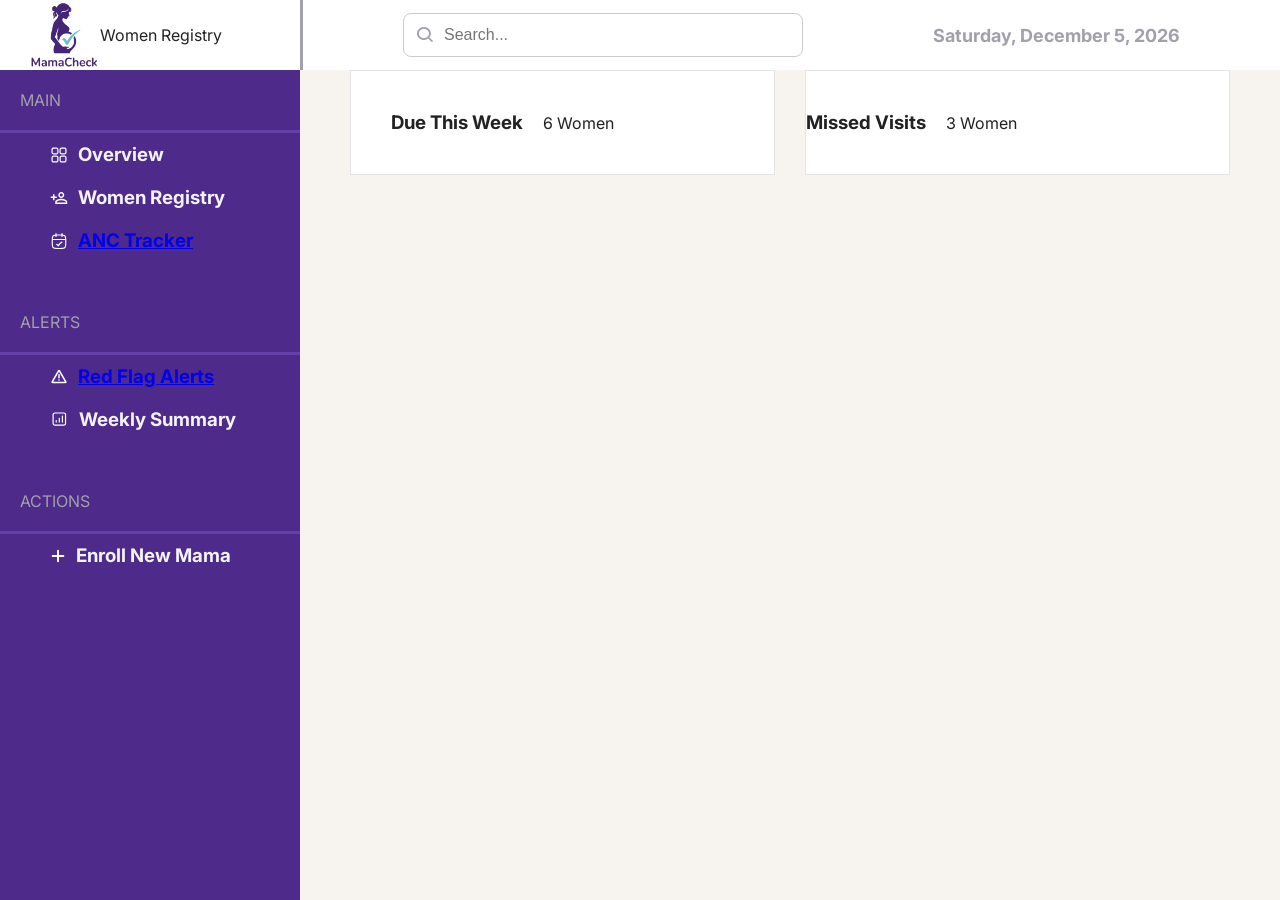
<file: ancTracker.html>
<!DOCTYPE html>
<html lang="en">
<head>
    <meta charset="UTF-8">
    <meta name="viewport" content="width=device-width, initial-scale=1.0">
    <title>Document</title>
    <link rel="shortcut icon" href="favicon.ico" type="image/x-icon">

    <!-- Google Fonts -->
    <link rel="preconnect" href="https://fonts.googleapis.com">
    <link rel="preconnect" href="https://fonts.gstatic.com" crossorigin>

    <link href="https://fonts.googleapis.com/css2?family=Playfair+Display:wght@400;600;700&family=Montserrat:wght@300;400;500;600;700&family=Roboto:wght@300;400;500;700&family=Inter:wght@400;500;600;700&display=swap" rel="stylesheet">

    <!-- Boxicons -->
    <link href="https://unpkg.com/boxicons@2.1.4/css/boxicons.min.css" rel="stylesheet">
    <link href="https://fonts.googleapis.com/css2?family=Archivo+Black&display=swap" rel="stylesheet">
    <!-- Custom CSS -->
     <script src="js/ancTracker.js" defer></script>
     <link rel="stylesheet" href="css/ancTracker.css">
</head>
<body>
    <header class="header">
        <div class="header-box1">
            <img src="images/image 11.svg" alt="">
            <p>Women Registry</p>
        </div>
        <div class="header-box2">
            <div class="search-box">
                <i class='bx bx-search'></i>
                <input type="text" placeholder="Search...">
            </div>
            <div>
                <h2 id="date">Fri, 15 May 2026</h2>
            </div>
        </div>

    </header>


    <main class="main-container">
        <aside class="left">

            <div class="left-container">
                <!--Main under the left container-->
                <div class="main-sub">MAIN</div>

                <div class="overview">
                    <img src="images/mage_dashboard.svg" alt="">
                    <h3>Overview</h3>
                </div>
                <div class="registry">
                    <img src="images/mdi_register-outline.svg" alt="pregnant-woman">
                    <h3>Women Registry</h3>
                </div>
                <div class="tracker">
                    <img src="images/hugeicons_appointment-02.svg" alt="pregnant woman">
                    <a href="ancTracker.html"><h3>ANC Tracker</h3></a>
                </div>

                <!---Alerts-->
                <div class="main-sub">ALERTS</div>
                <div class="alert">
                    <img src="images/mingcute_alert-line.svg" alt="">
                    <a href="redflagalert.html"><h3>Red Flag Alerts</h3></a>
                </div>
                <div class="summary">
                    <img src="images/chart-square-bar.svg" alt="pregnant-woman">
                    <h3>Weekly Summary</h3>
                </div>

                <div class="main-sub">ACTIONS</div>
                <div class="action-enroll">
                    <img src="images/Icon.svg" alt="pregnant-woman">
                    <h3>Enroll New Mama</h3>
                </div>
            </div>


            
        </aside>
        <section class="right">
            <div class="inner-container">
                <!--First container-->
                <div class="first-container">
                    <div class="box1-1">
                        <h3>Due This Week</h3>
                        <div>6 Women</div>
                    </div>
                    <div></div>
                    <div></div>
                    <div></div>

                </div>

                <!--Second container-->
                <div class="second-container">
                    <div class="box2-1">
                        <h3>Missed Visits</h3>
                        <div>3 Women</div>
                    </div>
                    
                </div>
            </div>
        </section>
    

    
</body>
</html>
</file>
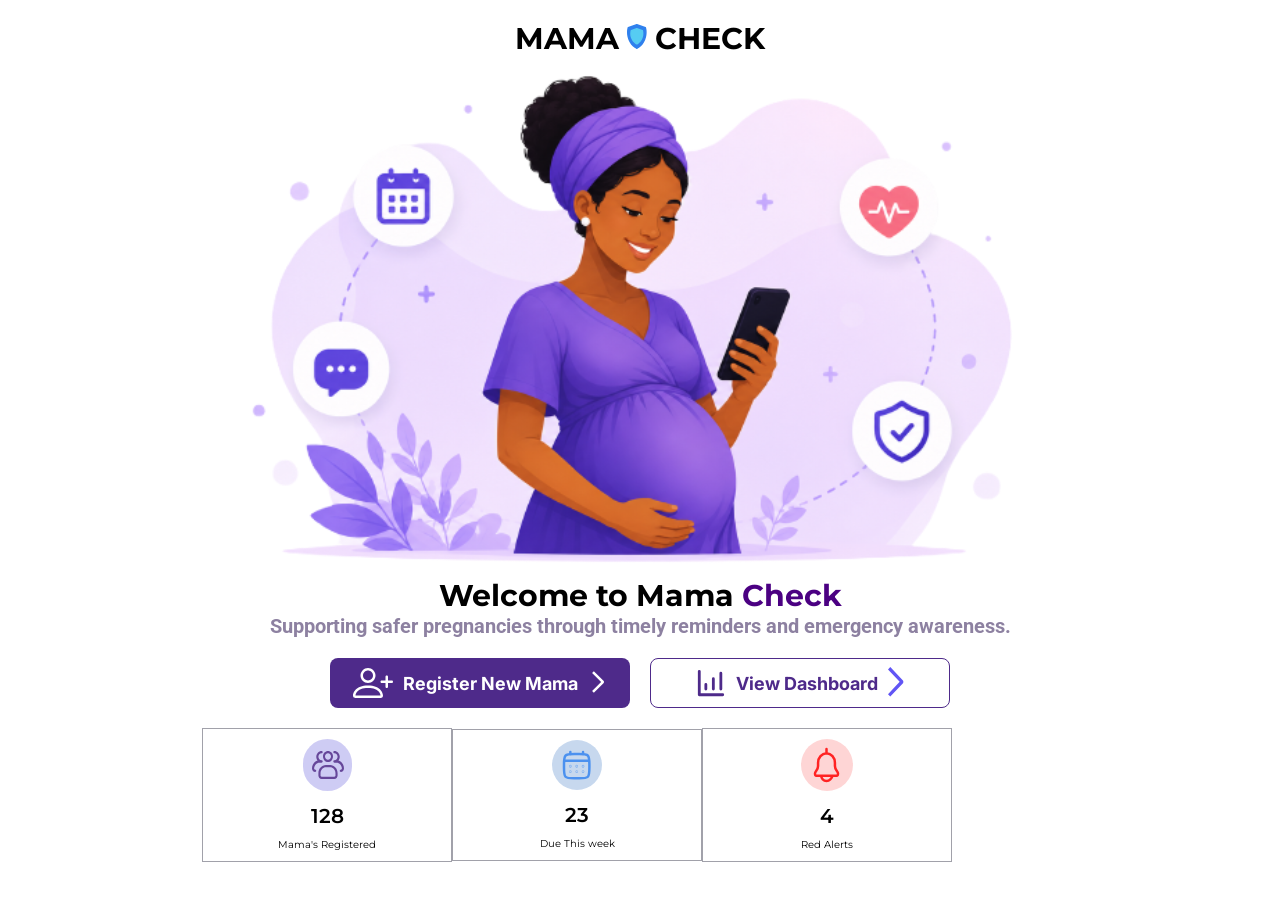
<file: mama-check.html>
<!DOCTYPE html>
<html lang="en">
<head>
    <meta charset="UTF-8">
    <meta name="viewport" content="width=device-width, initial-scale=1.0">
    <title>Mama check onboarding screen </title>
    <link rel="shortcut icon" href="favicon.ico" type="image/x-icon">
    <link rel="preconnect" href="https://fonts.googleapis.com">
    <link rel="stylesheet" href="https://fonts.googleapis.com/css2?family=Playfair+Display:wght@400;600;700&display=swap">
    <link rel="stylesheet" href="https://fonts.googleapis.com/css2?family=Montserrat:wght@300;400;500;600;700&display=swap">
    
    <link href='https://unpkg.com/boxicons@2.1.4/css/boxicons.min.css' rel='stylesheet'>
    <link rel="stylesheet" href="css/mama-check.css">
    <link rel="preconnect" href="https://fonts.googleapis.com">
    <link rel="preconnect" href="https://fonts.gstatic.com" crossorigin>

    <link href="https://fonts.googleapis.com/css2?family=Inter:wght@400;500;600;700&family=Roboto:wght@400;500;700&display=swap" rel="stylesheet">
    <script src="js/main.js" defer></script>

</head>
<body>
    <section class="mama-check-container">
        <div class="mama-checkbox1">
            <h1>MAMA <img src="images/Group.svg" alt=""> CHECK</h1>
        </div>
        <!--Mama check images -->
        <div class="mama-checkbox2">
            <img src="images/Pregnant woman.svg" alt="mama-check">
        </div>
        <div class="mama-checkbox3">
            <h2>Welcome to Mama <span class="check">Check</span></h2>
            <h5>Supporting safer pregnancies through timely reminders and emergency awareness.</h5>
        </div>
        
    </section>
    <section class="reg-container">
        <div class="register-mama">
            <img src="images/bi_person-plus.svg" alt="mama-check">
            <h2><a href="registernewmama.html">Register New Mama</a></h2>
            <span><img src="images/weui_arrow-outlined.svg" alt=""></span>
        </div>
        <div class="view-dashboard">
            <img src="images/charm_chart-bar.svg" alt="">
            <h2>
                <a href="redflagalert.html">View Dashboard</a></h2>
            
            <!-- <a href="registernewmama.html" class="register-mama">
                <img src="images/bi_person-plus.svg" alt="">
                <h2>Register New Mama</h2>
                <span><img src="images/weui_arrow-outlined.svg" alt=""></span>
            </a> -->
            <span><img src="images/Vector.svg" alt=""></span>
        </div>
    </section>
    <section class="dashboard-stats">
        <div class="registered-num">
            <div><img src="images/formkit_people.svg" alt=""></div>
            <div class="bold-num">128</div>
            <div>Mama's Registered</div>
        </div>
        <div class="due-date">
            <div><img src="images/solar_calendar-linear.svg" alt=""></div>
            <div class="bold-num">23</div>
            <div>Due This week</div>
        </div>
        <div class="due-alert">
            <div><img src="images/flowbite_bell-outline.svg" alt=""></div>
            <div class="bold-num">4</div>
            <div>Red Alerts</div>
        </div>
    </section>    
</body>
</html>
</file>
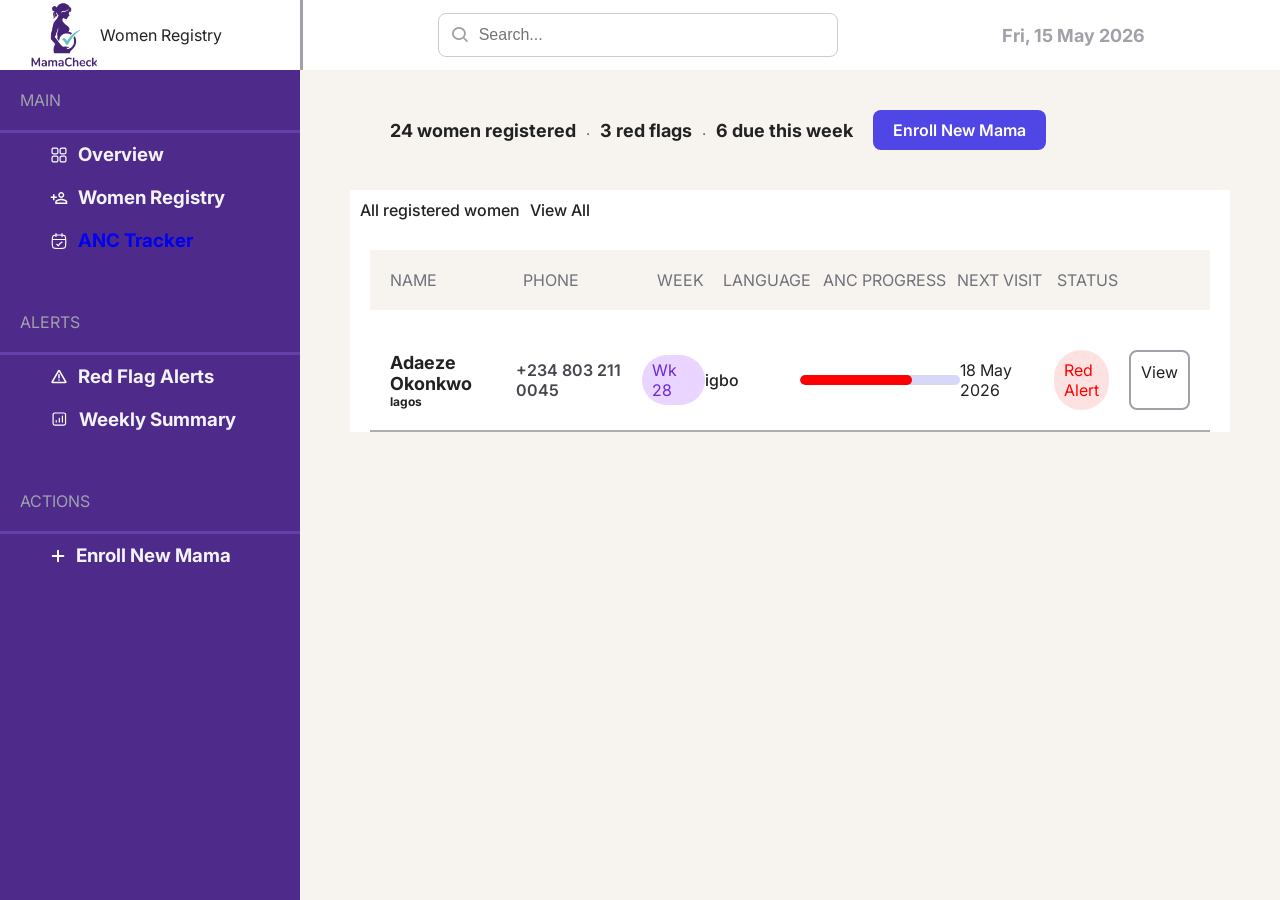
<file: redflagalert.html>
<!DOCTYPE html>
<html lang="en">
<head>
    <meta charset="UTF-8">
    <meta name="viewport" content="width=device-width, initial-scale=1.0">
    <title>red flag alert</title>
    <link rel="shortcut icon" href="favicon.ico" type="image/x-icon">

    <!-- Google Fonts -->
    <link rel="preconnect" href="https://fonts.googleapis.com">
    <link rel="preconnect" href="https://fonts.gstatic.com" crossorigin>

    <link href="https://fonts.googleapis.com/css2?family=Playfair+Display:wght@400;600;700&family=Montserrat:wght@300;400;500;600;700&family=Roboto:wght@300;400;500;700&family=Inter:wght@400;500;600;700&display=swap" rel="stylesheet">

    <!-- Boxicons -->
    <link href="https://unpkg.com/boxicons@2.1.4/css/boxicons.min.css" rel="stylesheet">
    <link href="https://fonts.googleapis.com/css2?family=Archivo+Black&display=swap" rel="stylesheet">
    <!-- Custom CSS -->
    <link rel="stylesheet" href="css/redflagalert.css">
    <script src="js/redflagalert.js"></script>

</head>
<body>
    <header class="header">
        <div class="header-box1">
            <img src="images/image 11.svg" alt="">
            <p>Women Registry</p>
        </div>
        <div class="header-box2">
            <div class="search-box">
                <i class='bx bx-search'></i>
                <input type="text" placeholder="Search...">
            </div>
            <div>
                <h2>Fri, 15 May 2026</h2>
            </div>
        </div>

    </header>
    <main class="main-container">
        <aside class="left">
            
            <div class="left-container">
                <!--Main under the left container-->
                <div class="main-sub">MAIN</div>

                <div class="overview">
                    <img src="images/mage_dashboard.svg" alt="">
                    <h3>Overview</h3>
                </div>
                <div class="registry">
                    <img src="images/mdi_register-outline.svg" alt="pregnant-woman">
                    <h3>Women Registry</h3>
                </div>
                <div class="tracker">
                    <img src="images/hugeicons_appointment-02.svg" alt="pregnant woman">
                    <a href="ancTracker.html"><h3>ANC Tracker</h3></a>
                </div>

                <!---Alerts-->
                <div class="main-sub">ALERTS</div>
                <div class="alert">
                    <img src="images/mingcute_alert-line.svg" alt="">
                    <h3>Red Flag Alerts</h3>
                </div>
                <div class="summary">
                    <img src="images/chart-square-bar.svg" alt="pregnant-woman">
                    <h3>Weekly Summary</h3>
                </div>

                <div class="main-sub">ACTIONS</div>
                <div class="action-enroll">
                    <img src="images/Icon.svg" alt="pregnant-woman">
                    <h3>Enroll New Mama</h3>
                </div>
            </div>
        </aside>
        <section class="right">
            <div class="inner-container">

                <div class="container">
                    <div class="box-top">
                        <h2>24 women registered</h2>
                        <span>.</span>
                        <h2>3 red flags</h2>
                        <span>.</span>
                        <h2>6 due this week</h2>
                    </div>
                    <div class="enroll-btn">
                        Enroll New Mama
                    </div>
                </div>
                <div class="all-reg-box">
                    <div class="all-reg">All registered women</div>
                    <div>View All</div>
                </div>
                <div class="card-details">
                    <div>NAME</div>
                    <div>PHONE</div>
                    <div>WEEK</div>
                    <div>LANGUAGE</div>
                    <div>ANC PROGRESS</div>
                    <div>NEXT VISIT</div>
                    <div>STATUS</div>
                </div>
                <div class="profile-details">
                    <div class="card-name">
                        <h2>Adaeze Okonkwo</h2>
                        <h4>lagos</h4>
                    </div>
                    <div class="card-number">
                        +234 803 211 0045
                    </div>
                    <div class="card-week">
                        Wk 28
                    </div>
                    <div class="card-lang">
                        igbo
                    </div>
                    <div class="anc-metrics">
                        <div class="metrics"></div>
                    </div>
                    <div>
                        18 May 2026
                    </div>
                    <div class="btn-visit">
                        <div class="card-nextvisit">
                            Red Alert
                        </div>
                        <div class="card-view-btn">
                            View
                        </div>
                    </div>
                </div>
            </div>
        </section>
    </main>
    
</body>
</html>
</file>
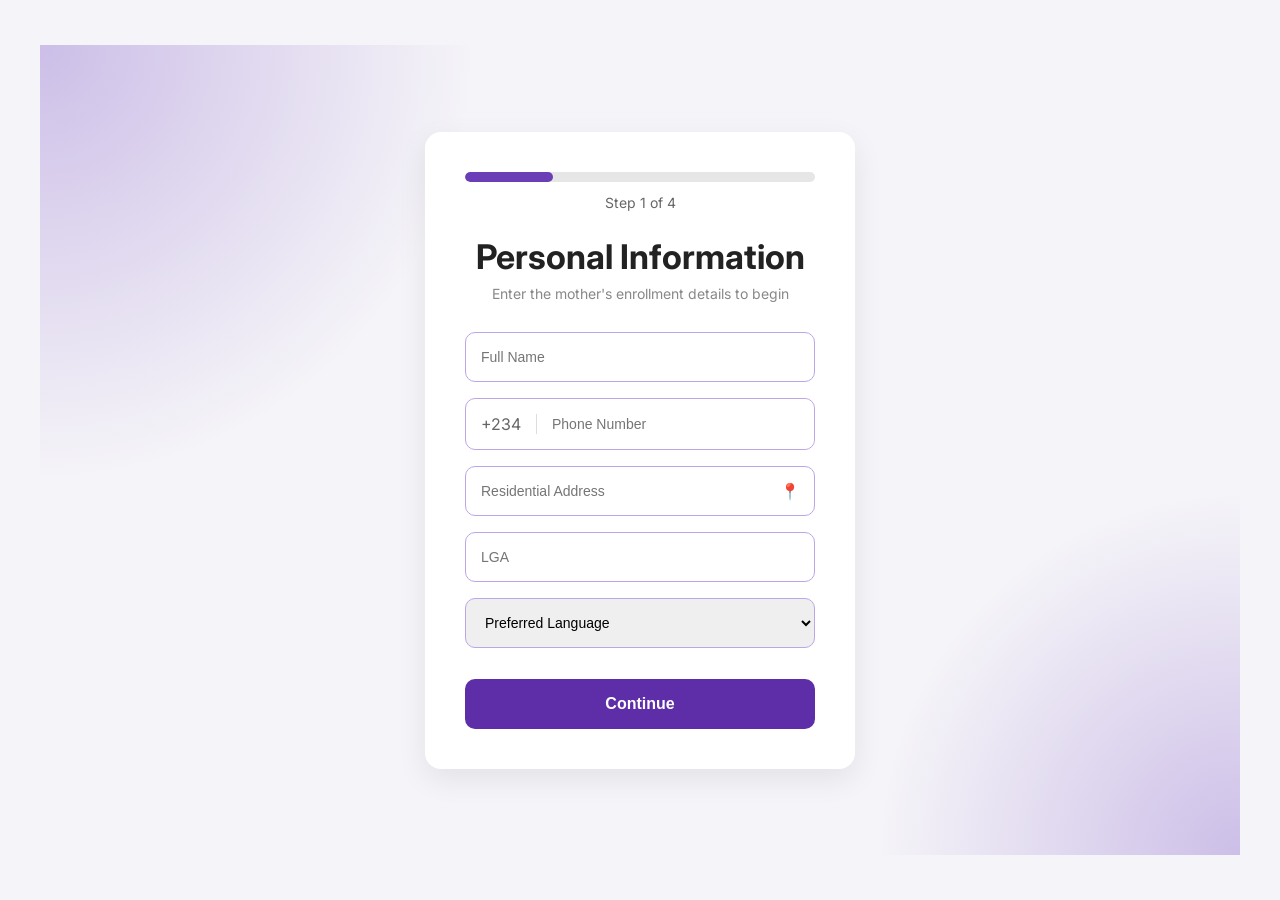
<file: registernewmama.html>
<!DOCTYPE html>
<html lang="en">
<head>
    <meta charset="UTF-8" />
    <meta name="viewport" content="width=device-width, initial-scale=1.0" />
    <title>MamaCheck Registration</title>

    <!-- Google Fonts -->
    <link href="https://fonts.googleapis.com/css2?family=Inter:wght@300;400;500;600;700&display=swap" rel="stylesheet">

    <link rel="stylesheet" href="css/registernewmama.css">
</head>
<body>

    <div class="container">

        <div class="card">

            <div class="progress-container">
                <div class="progress-bar"></div>
            </div>

            <p class="step">Step 1 of 4</p>

            <h1>Personal Information</h1>

            <p class="subtitle">
                Enter the mother's enrollment details to begin
            </p>

            <form id="registrationForm">

                <input
                    type="text"
                    id="fullname"
                    placeholder="Full Name"
                    required
                >

                <div class="phone-group">
                    <span>+234</span>
                    <input
                        type="tel"
                        id="phone"
                        placeholder="Phone Number"
                        required
                    >
                </div>

                <div class="input-icon">
                    <input
                        type="text"
                        id="address"
                        placeholder="Residential Address"
                        required
                    >
                    <span>📍</span>
                </div>

                <input
                    type="text"
                    id="lga"
                    placeholder="LGA"
                    required
                >

                <select id="language" required>
                    <option value="">Preferred Language</option>
                    <option>English</option>
                    <option>Yoruba</option>
                    <option>Igbo</option>
                    <option>Hausa</option>
                    <option>French</option>
                </select>

                <button type="submit">
                    Continue
                </button>

            </form>

        </div>

    </div>
</body>
</html>
</file>
<file: css/ancTracker.css>
*{
    margin:0;
    padding:0;
    box-sizing:border-box;
}

body{
    font-family:'Inter', sans-serif;
    background:#ffffff;
    color:#222;
    font-size: 1.6rem;
}
html{
    font-size: 62.5%;
}
@media (max-width: 786px) {

}
/*HEADER*/
.header{
    display: grid;
    grid-template-columns: 30rem 1fr;
    background-color: #FFFFFF;
}
.header-box2{
    font-size: 1.2rem;
    display: flex;
    flex-direction: row;
    gap: 3rem;
    align-items: center;
    justify-content: space-evenly;
    border-left: 3px solid #A1A1AA;
}
.header-box2 h2{
    color: #A1A1AA;
}
.search-box {
    position: relative;
    width: 40rem;
}

.search-box i {
    position: absolute;
    left: 12px;
    top: 50%;
    transform: translateY(-50%);
    font-size: 20px;
    color: #A1A1AA;
}

.search-box input {
    width: 100%;
    padding: 12px 12px 12px 40px; /* space for icon */
    border: 1px solid #ccc;
    border-radius: 8px;
    outline: none;
    font-size: 16px;
}

.search-box input:focus {
    border-color: #4CAF50;
}
.header-box1{
    display: flex;
    align-items: center;
}
.header img{
    height: 7rem;
    margin-left: 3rem;
}
/*mAIN CONTAINER*/
.main-container{
    display: grid;
    grid-template-columns: 30rem 1fr;
    /* max-width: 1200px; */
    background-color: #F7F4EF;
}
.inner-container{
    background-color: #FFFFFF;
}
.first-container{
    background-color: #F7F4EF;
    padding-top: 2rem;
    display: flex;
    align-items: center;
    gap:2rem;
    padding: 4rem;
    align-items: center;
}

/*lEFT CONTAINER*/
.left{
    background-color: #4E2A8A;
    min-height: calc(100vh - 7rem);
}
.left-container{

}
.main-sub{
    border-bottom: 3px solid #8A62D866;
    padding: 2rem;
    display: flex;
    color: #A1A1AA;
}
.overview,
.registry,
.tracker,
.alert,
.action-enroll,
.summary{
    display: flex;
    flex-direction: row;
    gap: 1rem;
    align-items: center;
    margin-left: 4rem;
    color: #F2F2F7;
    padding: 1rem;
    cursor: pointer;
}
.overview:hover,
.registry:hover,
.tracker:hover,
.summary:hover,
.alert:hover,
.action-enroll:hover{
    background-color: #EFEAFB29;
}
.summary, .tracker{
    margin-bottom: 3rem;
}
.main-sub{
    /* margin-bottom: 2rem; */
}

/*RIGHT CONTAINER*/
.right{
    background-color: #F7F4EF;
    margin-left: 5rem;
    margin-right: 5rem;
}

.inner-container{
    display: grid;
    grid-template-columns: 1fr 1fr;
    gap: 3rem;
    background-color:#F7F4EF ;
}
.first-container, .second-container{
    background-color: #FFFFFF;
    border: 1px solid #E4E4E7;
    display: flex;
}
.box1-1,.box2-1{
    display: flex;
    align-items: center;
    gap: 2rem;
}
</file>
<file: css/mama-check.css>
*{
    padding: 0;
    margin: 0;
    box-sizing: border-box;
}

    /* media for smaller screen */
@media (max-width: 768px){

    .mama-checkbox2 img{
        max-width: 100%;
        height: auto;
    }

    .reg-container{
        flex-direction: column;
        width: 90%;
        justify-self: center;
    }
    .dashboard-stats {
    display: flex;
    flex-direction: column;
    justify-content: center;
    align-content: center;
    margin-bottom: 2rem;
    width: 90%;
    gap: 2rem;
    }

    .register-mama,
    .view-dashboard{
        /* width: 100%; */
        justify-content: center;
        display: flex;
        align-items: center;
        padding: 1.2rem;
    }
    .mama-checkbox3 h2{
        font-size: 1.1rem;
    }
    .registered-num,
    .due-date,
    .due-alert{
        flex-direction: column;
        padding: 1rem;
        justify-self: center;   
    }
    .register-mama img{
        height: 3rem;
    }
    .view-dashboard img{
        height: 2rem;
}
}

@media (max-width: 576px){

    html{
        font-size: 55%;
    }
    .view-dashboard{
        border: 1px solid #4E2A8A;
        width: 20rem;
    }
    
    .mama-checkbox3 h2{
        font-size:0.8rem ;
    }

    .mama-checkbox3 h5{
        font-size: 1rem;
        text-align: center;
        padding: 0 1rem;
    }
    .dashboard-stats {
    display: flex;
    flex-direction: column;
    justify-content: center;
    align-content: center;
    margin-bottom: 2rem;
    width: 90%;
    gap: 2rem;
    }

    .register-mama,
    .view-dashboard{
        align-items: center;
        justify-content: center;
        padding: 1.2rem;
        display: flex;
    }

    .registered-num,
    .due-date,
    .due-alert{
        flex-direction: column;
        padding: 1rem;
        width: 20rem;
        justify-self: center;
    }

    .register-mama img,
    .view-dashboard img{
        height: 3rem;  
    }
    .register-mama img{
    height: 3rem;
    }
    .view-dashboard img{
    height: 2rem;
    }
}

.check{
    color: Indigo;
    /* font-size: 2rem; */
}
.mama-checkbox3 h5{
    font-size: 2rem;
    text-align: center;
    padding: 0 1rem;
    justify-self: center;
    color: #8D81A1;
    font-family: 'Roboto', sans-serif;
}
.mama-checkbox3 h2{
    align-self: center;
    font-size: 3rem;
}
.mama-checkbox1 h1{
    font-size: 3rem;
}
body{
    font-family:'Montserrat', sans-serif;
    min-height: 100vh;
    padding: 2rem 1rem;
}

html{
    font-size: 62.5%;
}
.mama-check-container{
    display: flex;
    flex-direction: column;
    align-items: center;
}
.mama-checkbox1,
.mama-checkbox2,
.mama-checkbox3{
    display: flex;
    flex-direction: column;

}
.mama-checkbox1 img{
    height: 2.5rem;
    font-family: 'Montserrat', sans-serif;
}
/* dashboard and register maam */
.reg-container{
    display: flex;
    gap: 2rem;
    align-items: center;
    justify-content: center;
    margin-top: 2rem;
  
}

.register-mama,
.view-dashboard {
    display: flex;
    flex-direction: row;
    align-items: center;
    gap: 1rem;
    border-radius: 8px;
    padding: 0.8rem 2rem;
    cursor: pointer;
    width: 25rem;
    height: 5rem;
    justify-content: center;
}
.register-mama h2 a{
    color: #ffff;
    text-decoration: none;
    font-size: 1.8rem;
 }
 .view-dashboard h2 a{
    font-size:1.8rem;
    text-decoration: none;
    color: #4E2A8A;
 }

 
.register-mama img{
    height: 4rem;
}
.view-dashboard img{
    height: 3rem;
}
.register-mama{
    background-color: #4E2A8A; 
    width: 30rem;
} 
.register-mama h2 a{
    font-size: 1.8rem;
    color: #FFFFFF;
    font-family: 'Inter', sans-serif;
}
.view-dashboard{
    border: 1px solid #4E2A8A;
    width: 30rem;
}
.view-dashboard h2 a{
    color: #4E2A8A;
    font-size: 1.8rem;
    font-family: 'Inter' , sans-serif;
}
.dashboard-stats{
    margin-top: 2rem;
    display: flex;
    justify-content: center;
    align-items: center;
    margin-bottom: 2rem;
    width: 90%;
} 
.view-dashboard:hover{
    background-color: #4E2A8A;
    transition: 0.3s ease;
    color: #ffff;
}
.view-dashboard:hover h2 a{
    color: #fff;
}
.registered-num,
.due-date,
.due-alert{
    border: 1px solid #A1A1AA;
    gap: 1rem;
    display: flex;
    flex-direction: column;
    padding: 1rem;
    align-items: center;
    width:25rem;
    justify-content: center;

}
.bold-num{
    font-size: 2rem;
    font-weight: 600;
}
</file>
<file: css/redflagalert.css>
*{
    margin:0;
    padding:0;
    box-sizing:border-box;
}

body{
    font-family:'Inter', sans-serif;
    background:#ffffff;
    color:#222;
    font-size: 1.6rem;
}
html{
    font-size: 62.5%;
}
@media (max-width: 786px) {

}
/*HEADER*/
.header{
    display: grid;
    grid-template-columns: 30rem 1fr;
    background-color: #FFFFFF;
}
.header-box2{
    font-size: 1.2rem;
    display: flex;
    flex-direction: row;
    gap: 3rem;
    align-items: center;
    justify-content: space-evenly;
    border-left: 3px solid #A1A1AA;
}
.header-box2 h2{
    color: #A1A1AA;
}
.search-box {
    position: relative;
    width: 40rem;
}

.search-box i {
    position: absolute;
    left: 12px;
    top: 50%;
    transform: translateY(-50%);
    font-size: 20px;
    color: #A1A1AA;
}

.search-box input {
    width: 100%;
    padding: 12px 12px 12px 40px; /* space for icon */
    border: 1px solid #ccc;
    border-radius: 8px;
    outline: none;
    font-size: 16px;
}

.search-box input:focus {
    border-color: #4CAF50;
}
.header-box1{
    display: flex;
    align-items: center;
}
.header img{
    height: 7rem;
    margin-left: 3rem;
}
/*mAIN CONTAINER*/
.main-container{
    display: grid;
    grid-template-columns: 30rem 1fr;
    /* max-width: 1200px; */
    background-color: #F7F4EF;
}
.inner-container{
    background-color: #FFFFFF;
}
.container{
    background-color: #F7F4EF;
    padding-top: 2rem;
    display: flex;
    align-items: center;
    gap:2rem;
    padding: 4rem;
    align-items: center;
}
.enroll-btn{
    display: flex;
    justify-items: flex-end;
}
.all-reg-box{
    display: flex;
    align-items:center; 
    font-weight: 500;
}
.all-reg{
    padding: 1rem;
}
/*lEFT CONTAINER*/
.left{
    background-color: #4E2A8A;
    min-height: calc(100vh - 7rem);
}
.left{
    background-color: #4E2A8A;
    min-height: calc(100vh - 7rem);
}
.left-container{

}
.main-sub{
    border-bottom: 3px solid #8A62D866;
    padding: 2rem;
    display: flex;
    color: #A1A1AA;
}
.overview a,
.registry,
.tracker a,
.alert,
.action-enroll,
.summary{
    text-decoration: none;
}


.overview,
.registry,
.tracker,
.alert,
.action-enroll,
.summary{
    display: flex;
    flex-direction: row;
    gap: 1rem;
    align-items: center;
    margin-left: 4rem;
    color: #F2F2F7;
    padding: 1rem;
    cursor: pointer;
}
.overview:hover,
.registry:hover,
.tracker:hover,
.summary:hover,
.alert:hover,
.action-enroll:hover{
    background-color: #EFEAFB29;
}
.summary, .tracker{
    margin-bottom: 3rem;
}
.main-sub{
    /* margin-bottom: 2rem; */
}


/*RIGHT CONTAINER*/
.right{
    margin-left: 5rem;
    margin-right: 5rem;
}
.box-top{
    display: flex;
    font-size: 1.2rem;
    align-content: center;
}
.box-top span{
    font-size: 1.5rem;
    margin: 0 1rem;
    color: #666;

}
.enroll-btn{
    display: inline-block;
    padding: 1rem 2rem;
    background: #4F46E5;
    color: #fff;
    border-radius: 8px;
    cursor: pointer;
    font-weight: 600;
}
.card-details,
.profile-details{
    display: grid;
    grid-template-columns: 2fr 2fr 1fr 1.5fr 2fr 1.5fr 2fr;
    align-items: center;
    margin: 2rem;
    padding: 2rem;
}
.card-details{
    background-color: #F7F4EF;
    color: #71717A;

}
.profile-details{
    border-bottom: 2px solid #79747E99;
}
.card-name{
    display: flex;
    flex-direction: column;
    font-size: 1.2rem;
}
.card-number{
    font-weight: 600;
    color: #49454F;
}
.card-week{
    background-color: #8A62D8;
    display: inline-block;
    width: fit-content;
    padding: 0.5rem 1rem;
    background: #E9D5FF;
    color: #6D28D9;
    border-radius: 999px;
}
.card-lang{
    font-weight: 500;
}
.anc-metrics{
    width: 160px;
    height: 10px;
    background: #D7D7F8;
    border-radius: 20px;
    position: relative;
    overflow: hidden;
}

.metrics{
    position: absolute;
    left: 0;
    top: 0;
    width: 70%; /* progress percentage */
    height: 100%;
    background: #FF0000;
    border-radius: 20px;
}
.btn-visit{
    display: flex;
    gap: 2rem;
    align-content: center;
    justify-content: center;
}
.card-nextvisit{
    padding: 1rem;
    background-color:#FEE2E2;
    border-radius: 60px;
    color: #FF0000;
}
.card-view-btn{
    padding: 1rem;
    background-color: #FFFFFF;
    border-radius: 8px;
    border: 2px solid #A1A1AA;
}
</file>
<file: css/registernewmama.css>
*{
    margin:0;
    padding:0;
    box-sizing:border-box;
}

body{
    font-family:'Inter', sans-serif;
    min-height:100vh;
    display:flex;
    justify-content:center;
    align-items:center;
    background:#f5f4f8;
    padding:20px;
}

.container{
    width:100%;
    max-width:1200px;
    min-height:90vh;
    display:flex;
    justify-content:center;
    align-items:center;
    background:
    radial-gradient(circle at top left,
    rgba(110,66,193,.3),
    transparent 30%),
    radial-gradient(circle at bottom right,
    rgba(110,66,193,.3),
    transparent 25%);
}

.card{
    width:430px;
    background:#fff;
    padding:40px;
    border-radius:16px;
    box-shadow:0 10px 30px rgba(0,0,0,.08);
}

.progress-container{
    width:100%;
    height:10px;
    background:#e6e6e6;
    border-radius:20px;
    overflow:hidden;
    margin-bottom:12px;
}

.progress-bar{
    width:25%;
    height:100%;
    background:#6B3DB7;
    border-radius:20px;
}

.step{
    text-align:center;
    color:#666;
    font-size:14px;
    margin-bottom:25px;
}

h1{
    text-align:center;
    font-size:34px;
    color:#222;
    margin-bottom:8px;
}

.subtitle{
    text-align:center;
    color:#888;
    font-size:14px;
    margin-bottom:30px;
}

form{
    display:flex;
    flex-direction:column;
    gap:16px;
}

input,
select{
    width:100%;
    height:50px;
    border:1.5px solid #bca6e7;
    border-radius:10px;
    padding:0 15px;
    outline:none;
    font-size:14px;
}

input:focus,
select:focus{
    border-color:#6B3DB7;
}

.phone-group{
    display:flex;
    align-items:center;
    border:1.5px solid #bca6e7;
    border-radius:10px;
    overflow:hidden;
}

.phone-group span{
    padding:0 15px;
    color:#666;
    border-right:1px solid #ddd;
}

.phone-group input{
    border:none;
    flex:1;
}

.input-icon{
    position:relative;
}

.input-icon span{
    position:absolute;
    right:15px;
    top:50%;
    transform:translateY(-50%);
}

button{
    margin-top:15px;
    height:50px;
    border:none;
    border-radius:10px;
    background:#5d2ea8;
    color:#fff;
    font-size:16px;
    font-weight:600;
    cursor:pointer;
    transition:.3s;
}

button:hover{
    background:#4c2390;
}

@media(max-width:768px){

    .card{
        width:100%;
        padding:25px;
    }

    h1{
        font-size:28px;
    }
}
</file>
